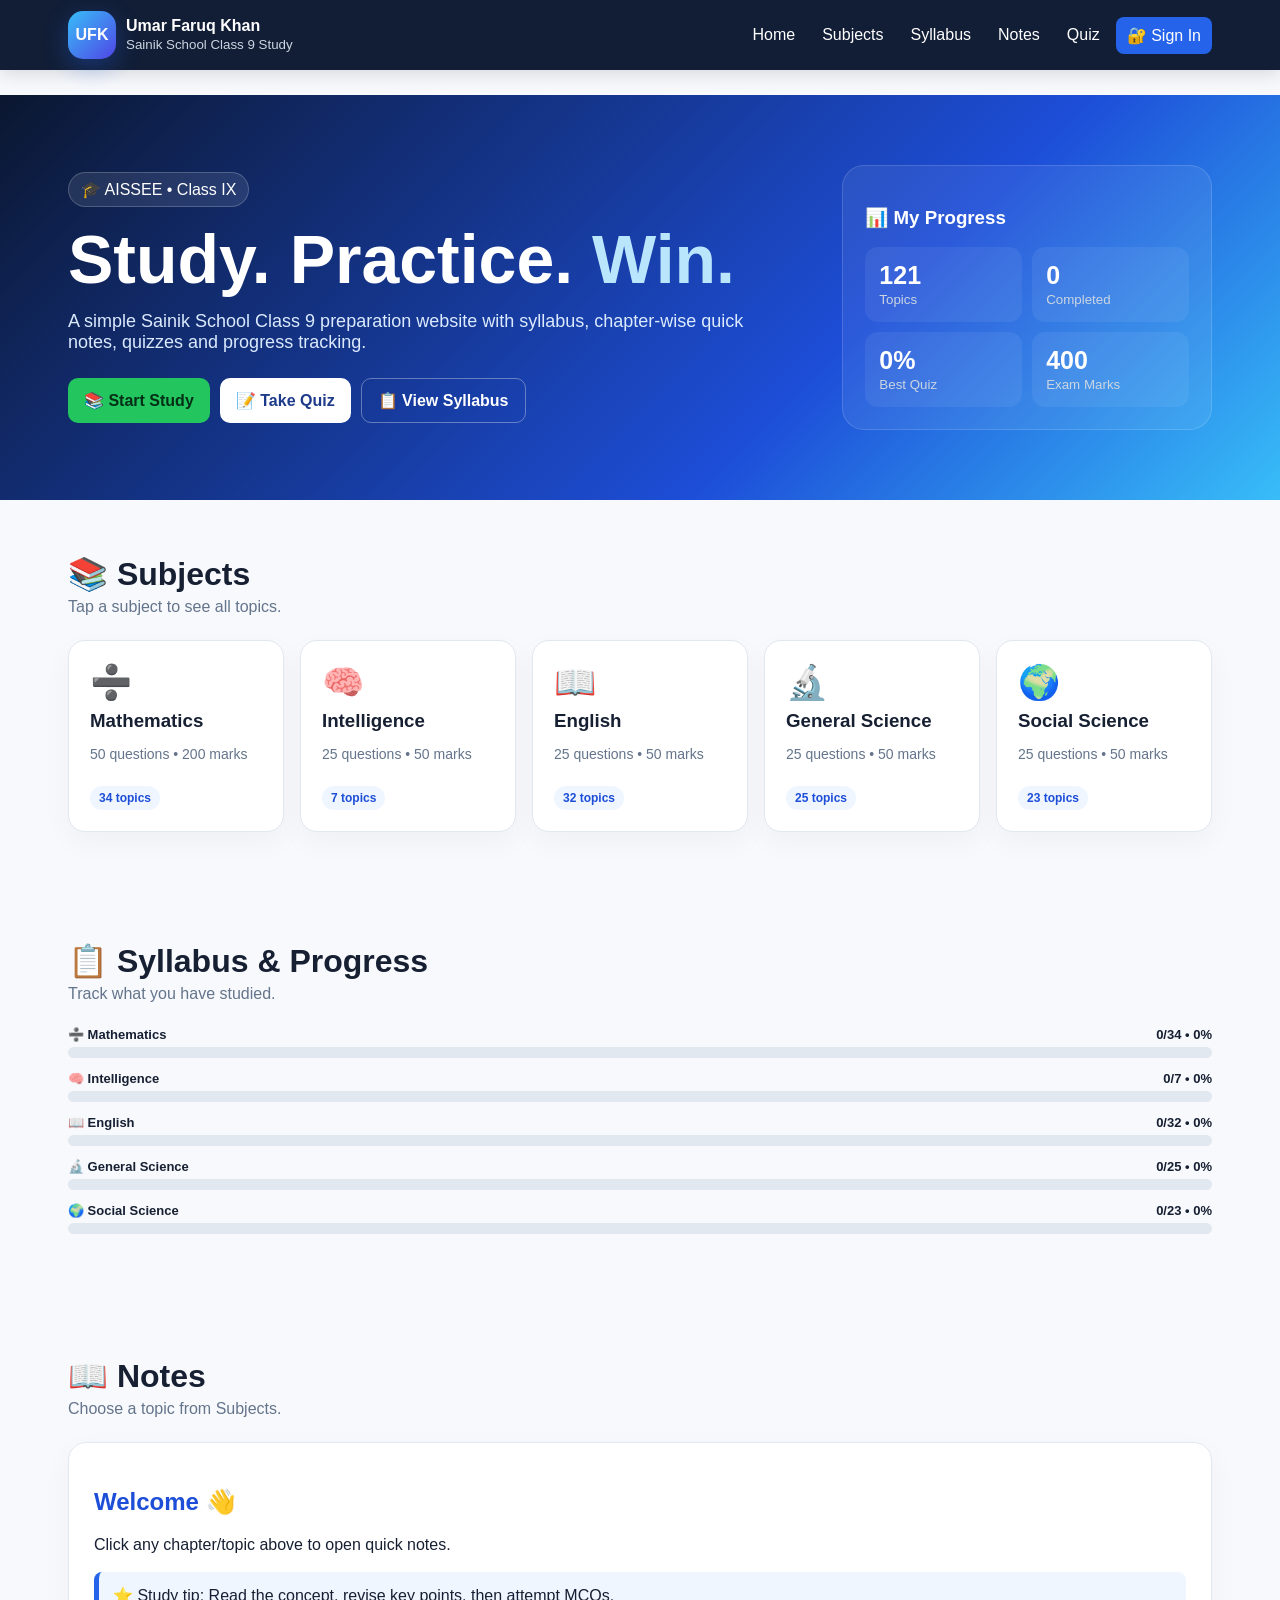
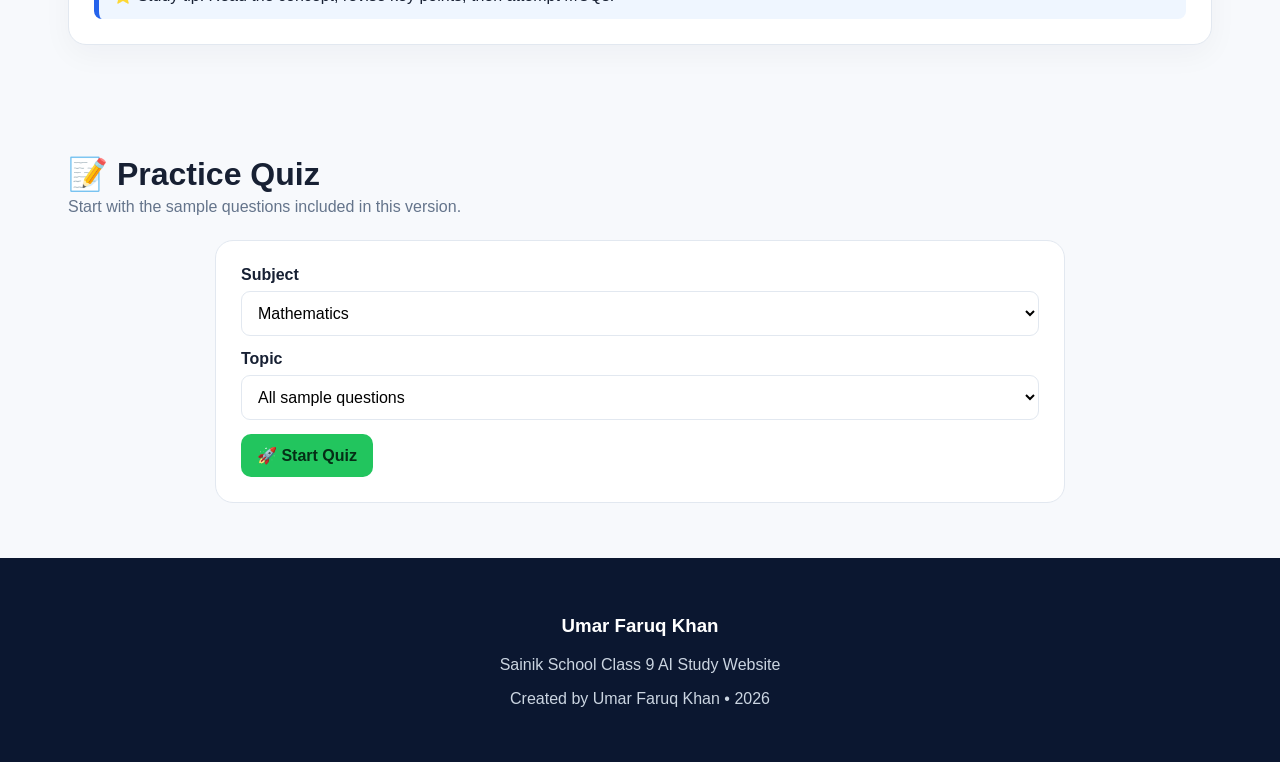
<file: index.html>
<!doctype html>
<html lang="en">
<head>
<meta charset="utf-8">
<meta name="viewport" content="width=device-width,initial-scale=1">
<title>UFK Sainik School Class 9 Study</title>
<meta name="description" content="Sainik School Class 9 study website by Umar Faruq Khan">
<style>
:root{--blue:#2563eb;--navy:#0b1730;--sky:#eff6ff;--bg:#f7f9fc;--card:#fff;--text:#172033;--muted:#64748b;--line:#e2e8f0;--green:#16a34a;--red:#dc2626}
*{box-sizing:border-box}html{scroll-behavior:smooth}body{margin:0;font-family:Segoe UI,Arial,sans-serif;background:var(--bg);color:var(--text)}
button,select{font:inherit}.wrap{max-width:1180px;margin:auto;padding:0 18px}
header{position:sticky;top:0;z-index:10;background:rgba(11,23,48,.97);color:#fff;box-shadow:0 4px 18px #0002}
.nav{min-height:70px;display:flex;align-items:center;justify-content:space-between;gap:15px}.brand{display:flex;align-items:center;gap:10px}.logo{width:48px;height:48px;border-radius:15px;background:linear-gradient(135deg,#38bdf8,#4f46e5);display:grid;place-items:center;font-weight:900;box-shadow:0 8px 25px #2563eb55}.brand b{display:block}.brand small{color:#cbd5e1}.links{display:flex;gap:5px;flex-wrap:wrap}.links button{border:0;background:transparent;color:#fff;padding:9px 11px;border-radius:8px;cursor:pointer}.links button:hover{background:#ffffff18}
.hero{background:linear-gradient(135deg,#0b1730,#1d4ed8 65%,#38bdf8);color:#fff;padding:70px 0}.hero-grid{display:grid;grid-template-columns:1.4fr .7fr;gap:35px;align-items:center}.tag{display:inline-block;background:#ffffff18;border:1px solid #ffffff33;padding:7px 12px;border-radius:999px}.hero h1{font-size:clamp(38px,6vw,68px);line-height:1;margin:18px 0}.hero h1 span{color:#bae6fd}.hero p{font-size:18px;color:#dbeafe;max-width:700px}.actions{display:flex;gap:10px;flex-wrap:wrap;margin-top:25px}.btn{border:0;border-radius:10px;padding:12px 16px;font-weight:800;cursor:pointer}.primary{background:#22c55e;color:#052e16}.light{background:#fff;color:#1e3a8a}.outline{background:transparent;border:1px solid #ffffff55;color:#fff}.dash{background:#ffffff12;border:1px solid #ffffff25;border-radius:22px;padding:22px}.stats{display:grid;grid-template-columns:1fr 1fr;gap:10px;margin-top:15px}.stat{background:#ffffff10;border-radius:13px;padding:14px}.stat strong{font-size:25px;display:block}.stat small{color:#cbd5e1}
section{padding:55px 0}.head{margin-bottom:24px}.head h2{font-size:32px;margin:0 0 5px}.head p{color:var(--muted);margin:0}
.cards{display:grid;grid-template-columns:repeat(auto-fit,minmax(210px,1fr));gap:16px}.card{background:var(--card);border:1px solid var(--line);border-radius:17px;padding:21px;box-shadow:0 10px 30px #0f172a0a;cursor:pointer;transition:.18s}.card:hover{transform:translateY(-4px);border-color:#93c5fd}.icon{font-size:34px}.card h3{margin:8px 0 3px}.card p{color:var(--muted);font-size:14px}.pill{display:inline-block;background:var(--sky);color:#1d4ed8;padding:5px 9px;border-radius:999px;font-size:12px;font-weight:800;margin-top:10px}
.panel{display:none;margin-top:18px;background:#fff;border:1px solid var(--line);border-radius:18px;padding:22px}.panel.show{display:block}.topics{display:grid;grid-template-columns:repeat(auto-fit,minmax(250px,1fr));gap:10px}.topic{border:1px solid var(--line);background:#f8fafc;border-radius:12px;padding:13px;cursor:pointer;display:flex;justify-content:space-between;gap:10px}.topic:hover{background:#eff6ff}.topic.done{background:#f0fdf4;border-color:#86efac}
.progress{height:11px;background:#e2e8f0;border-radius:99px;overflow:hidden}.bar{height:100%;background:linear-gradient(90deg,#2563eb,#7c3aed);width:0}.prow{margin:13px 0}.prow-top{display:flex;justify-content:space-between;font-size:13px;font-weight:800;margin-bottom:5px}
.notes{background:#fff;border:1px solid var(--line);border-radius:18px;padding:25px;box-shadow:0 10px 30px #0f172a0a}.notes h2{color:#1d4ed8}.notes li{margin:7px 0}.tip{background:#eff6ff;border-left:5px solid #2563eb;padding:14px;border-radius:8px;margin-top:18px}
.quiz{max-width:850px;margin:auto;background:#fff;border:1px solid var(--line);border-radius:18px;padding:25px}.select{width:100%;padding:12px;border:1px solid var(--line);border-radius:9px;margin:7px 0 14px;background:#fff}.q{font-size:21px;font-weight:800;margin:17px 0}.ans{display:block;width:100%;text-align:left;padding:13px;border:2px solid var(--line);background:#f8fafc;border-radius:10px;margin:8px 0;cursor:pointer}.ans.correct{border-color:#22c55e;background:#dcfce7}.ans.wrong{border-color:#ef4444;background:#fee2e2}.msg{font-weight:800;margin:14px 0}.hide{display:none}
footer{background:#0b1730;color:#cbd5e1;text-align:center;padding:38px}footer h3{color:#fff}

.auth-btn{background:#2563eb!important}
.user-chip{display:none;align-items:center;gap:8px;background:#ffffff12;border:1px solid #ffffff25;padding:7px 10px;border-radius:999px;font-size:13px}
.user-chip.show{display:flex}.avatar{width:28px;height:28px;border-radius:50%;display:grid;place-items:center;background:#38bdf8;color:#082f49;font-weight:900}
.auth-overlay{position:fixed;inset:0;background:#020617aa;display:none;align-items:center;justify-content:center;padding:18px;z-index:100}
.auth-overlay.open{display:flex}.auth-card{background:#fff;width:min(430px,100%);border-radius:20px;padding:28px;box-shadow:0 25px 80px #0005;position:relative}
.auth-card h2{margin:0 0 6px}.auth-card p{color:#64748b}.auth-input{width:100%;padding:12px;border:1px solid #cbd5e1;border-radius:10px;margin:7px 0 12px;outline:none}.auth-input:focus{border-color:#2563eb;box-shadow:0 0 0 3px #2563eb18}
.auth-tabs{display:flex;gap:6px;background:#f1f5f9;padding:5px;border-radius:10px;margin:18px 0}.auth-tab{flex:1;border:0;padding:9px;border-radius:8px;background:transparent;cursor:pointer;font-weight:800}.auth-tab.active{background:#fff;box-shadow:0 2px 8px #0f172a12;color:#1d4ed8}
.auth-error{color:#dc2626;font-size:13px;min-height:20px;margin:2px 0 7px}.close-auth{position:absolute;right:14px;top:12px;border:0;background:#f1f5f9;border-radius:8px;width:36px;height:36px;cursor:pointer;font-size:20px}
.profile-box{display:none;background:#fff;border:1px solid #e2e8f0;border-radius:18px;padding:20px;margin-bottom:20px;box-shadow:0 10px 30px #0f172a0a}.profile-box.show{display:block}.profile-box strong{font-size:20px}

@media(max-width:760px){.nav{align-items:flex-start;flex-direction:column;padding:10px 0}.links{overflow:auto;width:100%}.hero-grid{grid-template-columns:1fr}.hero{padding:50px 0}}
</style>
</head>
<body>
<header><div class="wrap nav">
  <div class="brand"><div class="logo">UFK</div><div><b>Umar Faruq Khan</b><small>Sainik School Class 9 Study</small></div></div>
  <div class="links">
    <button onclick="go('home')">Home</button><button onclick="go('subjects')">Subjects</button><button onclick="go('syllabus')">Syllabus</button><button onclick="go('notes')">Notes</button><button onclick="go('quiz')">Quiz</button>
    <span class="user-chip" id="userChip"><span class="avatar" id="avatar">U</span><span id="userNameTop">Student</span></span>
    <button class="auth-btn" id="authBtn" onclick="openAuth()">🔐 Sign In</button>
  </div>
</div></header>

<main id="home">
<section id="profile" class="wrap" style="padding-top:25px;padding-bottom:0">
  <div class="profile-box" id="profileBox">
    <strong>👋 Welcome, <span id="profileName">Student</span>!</strong>
    <p id="profileEmail" style="margin:4px 0 10px;color:#64748b"></p>
    <button class="btn primary" onclick="logout()">🚪 Logout</button>
  </div>
</section>
<section class="hero"><div class="wrap hero-grid">
  <div><span class="tag">🎓 AISSEE • Class IX</span><h1>Study. Practice. <span>Win.</span></h1>
  <p>A simple Sainik School Class 9 preparation website with syllabus, chapter-wise quick notes, quizzes and progress tracking.</p>
  <div class="actions"><button class="btn primary" onclick="go('subjects')">📚 Start Study</button><button class="btn light" onclick="go('quiz')">📝 Take Quiz</button><button class="btn outline" onclick="go('syllabus')">📋 View Syllabus</button></div></div>
  <div class="dash"><h3>📊 My Progress</h3><div class="stats"><div class="stat"><strong id="total">0</strong><small>Topics</small></div><div class="stat"><strong id="done">0</strong><small>Completed</small></div><div class="stat"><strong id="best">0%</strong><small>Best Quiz</small></div><div class="stat"><strong>400</strong><small>Exam Marks</small></div></div></div>
</div></section>

<section id="subjects"><div class="wrap"><div class="head"><h2>📚 Subjects</h2><p>Tap a subject to see all topics.</p></div><div class="cards" id="subjectCards"></div><div class="panel" id="topicPanel"><div class="head"><h2 id="subjectTitle"></h2><p id="subjectInfo"></p></div><div class="topics" id="topicList"></div></div></div></section>

<section id="syllabus"><div class="wrap"><div class="head"><h2>📋 Syllabus & Progress</h2><p>Track what you have studied.</p></div><div id="progressList"></div></div></section>

<section id="notes"><div class="wrap"><div class="head"><h2>📖 Notes</h2><p>Choose a topic from Subjects.</p></div><div class="notes" id="notesBox"><h2>Welcome 👋</h2><p>Click any chapter/topic above to open quick notes.</p><div class="tip">⭐ Study tip: Read the concept, revise key points, then attempt MCQs.</div></div></div></section>

<section id="quiz"><div class="wrap"><div class="head"><h2>📝 Practice Quiz</h2><p>Start with the sample questions included in this version.</p></div><div class="quiz">
<div id="setup"><label><b>Subject</b></label><select class="select" id="qs" onchange="fillTopics()"></select><label><b>Topic</b></label><select class="select" id="qt"></select><button class="btn primary" onclick="start()">🚀 Start Quiz</button></div>
<div id="quizbox" class="hide"><small id="counter"></small><div class="q" id="question"></div><div id="answers"></div><div class="msg" id="message"></div><button class="btn primary hide" id="next" onclick="next()">Next →</button></div>
<div id="result" class="hide" style="text-align:center"><h2>🎉 Quiz Complete</h2><p id="score"></p><button class="btn primary" onclick="resetQuiz()">Try Again</button></div>
</div></div></section>
</main>


<div class="auth-overlay" id="authOverlay">
  <div class="auth-card">
    <button class="close-auth" onclick="closeAuth()">×</button>
    <h2>🔐 UFK Student Account</h2>
    <p>Sign in to keep your study progress on this browser.</p>
    <div class="auth-tabs">
      <button class="auth-tab active" id="loginTab" onclick="switchAuth('login')">Sign In</button>
      <button class="auth-tab" id="signupTab" onclick="switchAuth('signup')">Create Account</button>
    </div>
    <div id="authForm">
      <label><b id="nameLabel" class="hide">Full Name</b></label>
      <input class="auth-input hide" id="authName" placeholder="Your name">
      <label><b>Email</b></label>
      <input class="auth-input" id="authEmail" type="email" placeholder="student@example.com" autocomplete="email">
      <label><b>Password</b></label>
      <input class="auth-input" id="authPassword" type="password" placeholder="At least 6 characters" autocomplete="current-password">
      <div class="auth-error" id="authError"></div>
      <button class="btn primary" style="width:100%" id="authSubmit" onclick="submitAuth()">Sign In</button>
    </div>
    <p style="font-size:12px;margin-top:15px">Demo/local account: data is stored in this browser's localStorage. It is not a secure online authentication service.</p>
  </div>
</div>

<footer><h3>Umar Faruq Khan</h3><p>Sainik School Class 9 AI Study Website</p><p>Created by Umar Faruq Khan • 2026</p></footer>

<script>
const data={
"Mathematics":["Rational Numbers","Linear Equations in One Variable","Understanding Quadrilaterals","Triangle and its Properties","Angle Sum Property","Pythagoras Theorem","Squares and Square Roots","Cubes and Cube Roots","Comparing Quantities","Percentage","Profit and Loss","Algebraic Expressions","Simple Interest","Compound Interest","Discount","Visualizing Solid Shapes","2D and 3D Shapes","Euler's Formula","Mensuration","Area and Perimeters","Volume and Surface Area","Exponents and Powers","Direct and Inverse Proportion","Factorization","Data Handling","Bar Graph","Line Graph","Playing with Numbers","Divisibility Test","Statistics","Mean, Mode, Median","Probability","Parallel Lines","Time and Work"],
"Intelligence":["Analogies - Mathematical & Verbal","Spatial and Mathematical Patterns","Classification","Visual & Logical Reasoning","Series and Sequences","Critical Thinking & Problem Solving","Familial Relations"],
"English":["Spotting Errors","Comprehension Passage","Antonyms","Synonyms","Prepositions","Articles","Types of Verbs","Tense Forms","Narration","Modals","Confusing Words","Subject-Verb Agreement","Correct Spellings","Order of Words","Idioms and Phrases","Sentence Improvement","Change of Sentence","Sentence Formation","Phrases and Clauses","Kinds of Noun","Adjectives","Interjection","Question Tags","Adverbs","Conjunctions","Conditions","Comparison of Adjectives","Voices","Types of Sentences","Personal Pronoun","Change of Gender","Change of Number"],
"General Science":["Fossil Fuel: Coal and Petroleum","Combustion and Flame","Cell Structure and Function","Reproduction in Plants and Animals","Force, Friction and Pressure","Sound","Reflection and Dispersion of Light","Metals and Non-Metals","Synthetic Fibres and Plastics","Chemical Effects of Electric Current","Stars and Solar System","Pollution of Air and Water","Global Warming","Micro-organisms","Natural Phenomena","Calorific Value of Fuel","Electroplating","Types of Friction","Cropping Seasons","Agricultural Practices","Conservation of Plants and Animals","Biosphere Reserves, National Parks and Sanctuaries","Adolescence","Changes During Puberty","Endocrine Glands and Hormones"],
"Social Science":["Geographical Diversity of India","Resources and their Conservation","Weather and Climate","Landforms and Life","Locating Places on Earth","Oceans and Continents","Types of Government","Constitution of India","Universal Franchise and Electoral System","Parliament System","Grassroot Democracy","From Barter to Money","Understanding Market","Economic Activity Around Us","Beginning of Indian Civilization","India's Cultural Roots","New Beginnings: Cities and States","Rise of Empire","Age of Reorganization","Gupta Era","Reshaping India's Political Map","Rise of Marathas","Colonial Era in India"]
};
const icon={Mathematics:"➗",Intelligence:"🧠",English:"📖","General Science":"🔬","Social Science":"🌍"};
const info={Mathematics:"50 questions • 200 marks",Intelligence:"25 questions • 50 marks",English:"25 questions • 50 marks","General Science":"25 questions • 50 marks","Social Science":"25 questions • 50 marks"};
const note={
"Rational Numbers":["A rational number is p/q where p and q are integers and q ≠ 0.","Revise comparison, addition, subtraction, multiplication and division.","Practise sign rules and standard form."],
"Linear Equations in One Variable":["Keep variable terms on one side and constants on the other.","Example: 2x + 4 = 10 ⇒ x = 3.","Always check the answer in the original equation."],
"Pythagoras Theorem":["For a right triangle, c² = a² + b².","The hypotenuse is opposite the right angle.","Use consistent units before calculating."],
"Percentage":["x% = x/100.","Percentage change = change/original × 100.","Practise percentage, profit-loss and discount questions."],
"Profit and Loss":["Profit = SP − CP; Loss = CP − SP.","Profit% = Profit/CP × 100.","Loss% = Loss/CP × 100."],
"Cell Structure and Function":["The cell is the basic structural and functional unit of life.","Know nucleus, cytoplasm, cell membrane, mitochondria and vacuoles.","Compare plant and animal cells."],
"Force, Friction and Pressure":["Force is a push or pull.","Friction opposes relative motion between surfaces.","Pressure is force per unit area."],
"Sound":["Sound is produced by vibration and normally needs a medium.","Frequency affects pitch and amplitude affects loudness.","Sound cannot travel through a vacuum."],
"Synonyms":["Synonyms have similar meanings.","Learn words in context and remember common pairs.","Example: happy — joyful."],
"Antonyms":["Antonyms have opposite meanings.","Check the part of speech before choosing an opposite word."],
"Prepositions":["Prepositions show relationships of place, time or direction.","Examples: in, on, at, by, from, to, under, between."],
"Articles":["A/an are indefinite articles; the is definite.","Use a before a consonant sound and an before a vowel sound."],
"Series and Sequences":["Look for differences, multiplication, division or alternating patterns.","Write changes between terms to identify the rule."],
"Classification":["Find the item that does not share the common property.","Check number, shape, meaning, category or function."],
"Familial Relations":["Draw a small family tree for difficult blood-relation questions.","Translate each relation step-by-step."],
"Weather and Climate":["Weather is short-term atmospheric condition; climate describes long-term patterns.","Revise temperature, rainfall, pressure and winds."],
"Constitution of India":["The Constitution provides the framework for government and citizens' rights and duties.","Revise its key principles and institutions."],
"From Barter to Money":["Barter is direct exchange of goods/services.","A major difficulty is double coincidence of wants.","Money makes exchange and pricing easier."]
};
function progress(){return JSON.parse(localStorage.ufk||"{}")}
function save(p){localStorage.ufk=JSON.stringify(p)}
function esc(s){return s.replace(/'/g,"\\'")}
function render(){
 let c=document.getElementById("subjectCards");c.innerHTML="";
 Object.keys(data).forEach(s=>c.innerHTML+=`<div class="card" onclick="selectSubject('${s}')"><div class="icon">${icon[s]}</div><h3>${s}</h3><p>${info[s]}</p><span class="pill">${data[s].length} topics</span></div>`);
 let p=progress(),total=Object.values(data).flat().length,done=Object.values(data).flat().filter(x=>p[x]).length;
 document.getElementById("total").textContent=total;document.getElementById("done").textContent=done;document.getElementById("best").textContent=(localStorage.best||0)+"%";
 document.getElementById("progressList").innerHTML=Object.keys(data).map(s=>{let d=data[s].filter(x=>p[x]).length,pc=Math.round(d/data[s].length*100);return `<div class="prow"><div class="prow-top"><span>${icon[s]} ${s}</span><span>${d}/${data[s].length} • ${pc}%</span></div><div class="progress"><div class="bar" style="width:${pc}%"></div></div></div>`}).join("");
}
function selectSubject(s){
 let p=progress();document.getElementById("subjectTitle").textContent=icon[s]+" "+s;document.getElementById("subjectInfo").textContent=info[s];
 document.getElementById("topicList").innerHTML=data[s].map((t,i)=>`<div class="topic ${p[t]?"done":""}" onclick="openNote('${s}','${esc(t)}')"><span><b>${i+1}. ${t}</b><br><small>Open Notes</small></span><span>${p[t]?"✅":"📘"}</span></div>`).join("");
 document.getElementById("topicPanel").classList.add("show");document.getElementById("topicPanel").scrollIntoView({behavior:"smooth"});
}
function openNote(s,t){
 let p=progress(),items=note[t]||[`This is an important ${s} topic for Class 9 Sainik School preparation.`,`Make a one-page revision sheet containing definitions, formulas/facts, examples and common question types.`,`After learning the concept, practise MCQs and revise mistakes.`];
 document.getElementById("notesBox").innerHTML=`<h2>${icon[s]} ${t}</h2><p><b>Subject:</b> ${s}</p><h3>Quick Notes</h3><ul>${items.map(x=>"<li>"+x+"</li>").join("")}</ul><div class="tip">⭐ Exam Tip: Understand first, memorise key facts/formulas, then practise questions.</div><button class="btn primary" style="margin-top:16px" onclick="toggleDone('${esc(t)}')">${p[t]?"↩ Mark as not completed":"✅ Mark as completed"}</button>`;
 go("notes");
}
function toggleDone(t){let p=progress();p[t]=!p[t];save(p);render();openNote(Object.keys(data).find(s=>data[s].includes(t)),t)}
function go(id){document.getElementById(id).scrollIntoView({behavior:"smooth"})}

const qs=[
["Mathematics","Rational Numbers","Which is a rational number?",["√2","3/4","π","√5"],1],
["Mathematics","Linear Equations in One Variable","If 2x + 4 = 10, x is:",["2","3","4","5"],1],
["Mathematics","Percentage","25% equals:",["1/2","1/3","1/4","3/4"],2],
["Mathematics","Pythagoras Theorem","Pythagoras theorem applies to a:",["Right-angled triangle","Circle","Any polygon","Line"],0],
["Intelligence","Series and Sequences","2, 4, 6, 8, ?",["9","10","11","12"],1],
["Intelligence","Classification","Which is different?",["Apple","Mango","Banana","Carrot"],3],
["Intelligence","Familial Relations","Your father's son other than you is your:",["Brother","Uncle","Cousin","Grandfather"],0],
["English","Synonyms","A synonym of 'happy' is:",["Sad","Joyful","Angry","Weak"],1],
["English","Antonyms","An antonym of 'ancient' is:",["Old","Modern","Historic","Early"],1],
["English","Articles","Choose the correct phrase:",["a apple","an apple","an boy","a orange"],1],
["General Science","Force, Friction and Pressure","Pressure is:",["Force per unit area","Area per unit force","Distance/time","Mass×volume"],0],
["General Science","Cell Structure and Function","The basic unit of life is:",["Tissue","Organ","Cell","Organ system"],2],
["General Science","Sound","Sound normally needs:",["A medium","Only light","A vacuum","No particles"],0],
["Social Science","Weather and Climate","Weather describes:",["Short-term atmospheric conditions","100-year patterns only","Only rainfall","Only temperature"],0],
["Social Science","Constitution of India","The Constitution provides a framework for:",["Only sports","Government and citizens' rights/duties","Only trade","Only geography"],1],
["Social Science","From Barter to Money","A major difficulty of barter is:",["Too much money","Double coincidence of wants","No goods","No buyers"],1]
];
let list=[],qi=0,score=0,answered=false;
function fillSubjects(){qsEl.innerHTML=Object.keys(data).map(s=>`<option>${s}</option>`).join("");fillTopics()}
let qsEl=document.getElementById("qs"),qtEl=document.getElementById("qt");
function fillTopics(){let s=qsEl.value;qtEl.innerHTML="<option value=''>All sample questions</option>"+qs.filter(x=>x[0]===s).map(x=>`<option>${x[1]}</option>`).filter((v,i,a)=>a.indexOf(v)===i).join("")}
function start(){let s=qsEl.value,t=qtEl.value;list=qs.filter(x=>x[0]===s&&(!t||x[1]===t));if(!list.length){alert("No sample questions for this topic yet. Choose All sample questions.");return}qi=0;score=0;document.getElementById("setup").classList.add("hide");document.getElementById("result").classList.add("hide");document.getElementById("quizbox").classList.remove("hide");show()}
function show(){answered=false;let x=list[qi];document.getElementById("counter").textContent=`Question ${qi+1} of ${list.length} • ${x[1]}`;document.getElementById("question").textContent=x[2];document.getElementById("message").textContent="";document.getElementById("next").classList.add("hide");document.getElementById("answers").innerHTML=x[3].map((a,i)=>`<button class="ans" onclick="answer(${i},this)">${String.fromCharCode(65+i)}. ${a}</button>`).join("")}
function answer(i,b){if(answered)return;answered=true;let x=list[qi];document.querySelectorAll(".ans").forEach((z,n)=>{if(n===x[4])z.classList.add("correct")});if(i===x[4]){score++;document.getElementById("message").textContent="✅ Correct!"}else{b.classList.add("wrong");document.getElementById("message").textContent="❌ Correct answer: "+x[3][x[4]]}document.getElementById("next").classList.remove("hide")}
function next(){qi++;qi<list.length?show():finish()}
function finish(){let pc=Math.round(score/list.length*100);document.getElementById("quizbox").classList.add("hide");document.getElementById("result").classList.remove("hide");document.getElementById("score").textContent=`You scored ${score}/${list.length} (${pc}%).`;let b=Number(localStorage.best||0);if(pc>b)localStorage.best=pc;render()}
function resetQuiz(){document.getElementById("result").classList.add("hide");document.getElementById("setup").classList.remove("hide")}

/* Local Sign In / Sign Up demo.
   For real multi-device secure accounts, replace this with Firebase Authentication. */
let authMode="login";
function users(){return JSON.parse(localStorage.getItem("ufkUsers")||"{}")}
function currentUser(){return localStorage.getItem("ufkCurrentUser")}
function openAuth(){document.getElementById("authOverlay").classList.add("open");switchAuth(currentUser()?"login":"login")}
function closeAuth(){document.getElementById("authOverlay").classList.remove("open")}
function switchAuth(mode){
  authMode=mode;
  document.getElementById("loginTab").classList.toggle("active",mode==="login");
  document.getElementById("signupTab").classList.toggle("active",mode==="signup");
  document.getElementById("authName").classList.toggle("hide",mode!=="signup");
  document.getElementById("nameLabel").classList.toggle("hide",mode!=="signup");
  document.getElementById("authSubmit").textContent=mode==="signup"?"Create Account":"Sign In";
  document.getElementById("authError").textContent="";
}
function submitAuth(){
  const email=document.getElementById("authEmail").value.trim().toLowerCase();
  const pass=document.getElementById("authPassword").value;
  const name=document.getElementById("authName").value.trim();
  const err=document.getElementById("authError");
  if(!email||!email.includes("@")){err.textContent="Please enter a valid email.";return}
  if(pass.length<6){err.textContent="Password must be at least 6 characters.";return}
  let u=users();
  if(authMode==="signup"){
    if(!name){err.textContent="Please enter your name.";return}
    if(u[email]){err.textContent="Account already exists. Please Sign In.";return}
    u[email]={name:name,password:pass};
    localStorage.setItem("ufkUsers",JSON.stringify(u));
    localStorage.setItem("ufkCurrentUser",email);
  }else{
    if(!u[email]||u[email].password!==pass){err.textContent="Email or password is incorrect.";return}
    localStorage.setItem("ufkCurrentUser",email);
  }
  closeAuth();updateAuthUI();
}
function logout(){localStorage.removeItem("ufkCurrentUser");updateAuthUI()}
function updateAuthUI(){
  const email=currentUser(),u=email?users()[email]:null;
  const chip=document.getElementById("userChip"),btn=document.getElementById("authBtn"),box=document.getElementById("profileBox");
  if(u){
    document.getElementById("userNameTop").textContent=u.name;
    document.getElementById("avatar").textContent=(u.name[0]||"U").toUpperCase();
    document.getElementById("profileName").textContent=u.name;
    document.getElementById("profileEmail").textContent=email;
    chip.classList.add("show");btn.textContent="Account";box.classList.add("show");
  }else{
    chip.classList.remove("show");btn.textContent="🔐 Sign In";box.classList.remove("show");
  }
}
document.getElementById("authOverlay").addEventListener("click",e=>{if(e.target.id==="authOverlay")closeAuth()});
updateAuthUI();

render();fillSubjects();
</script>
</body>
</html>
</file>
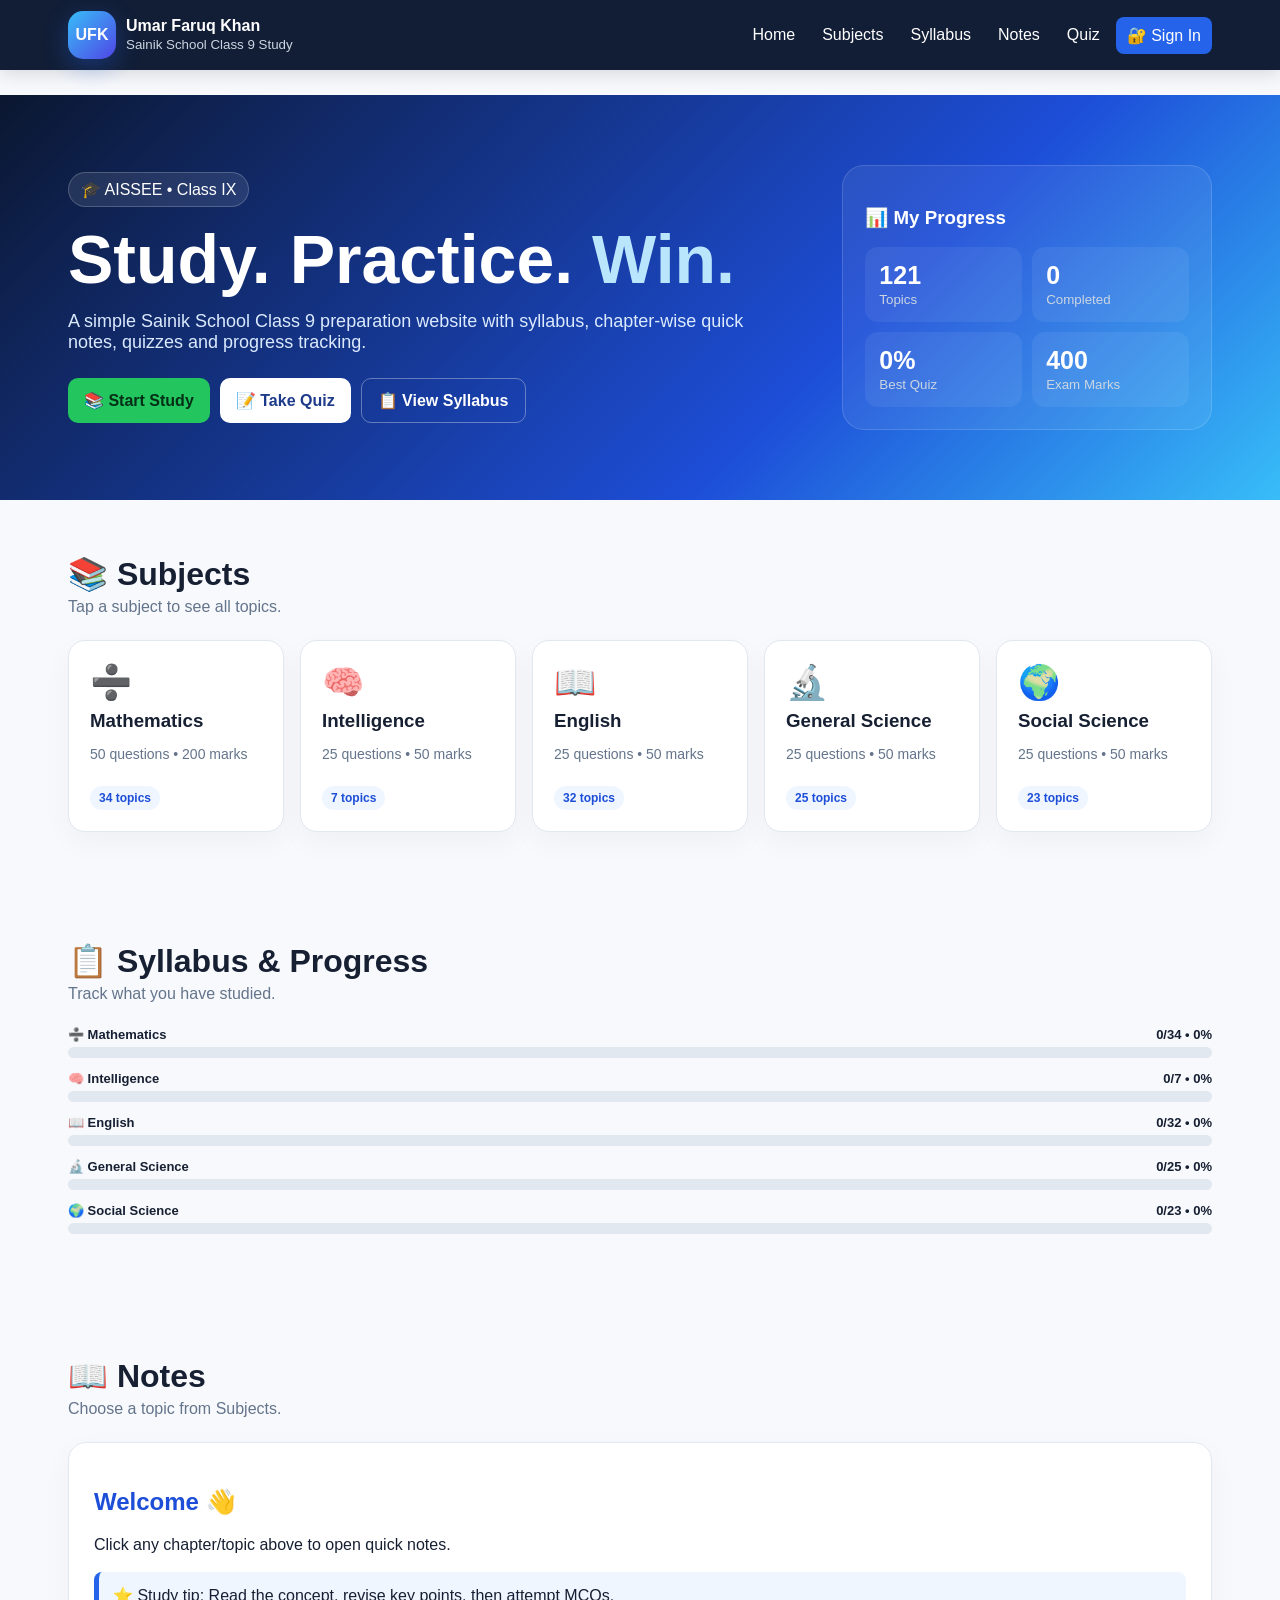
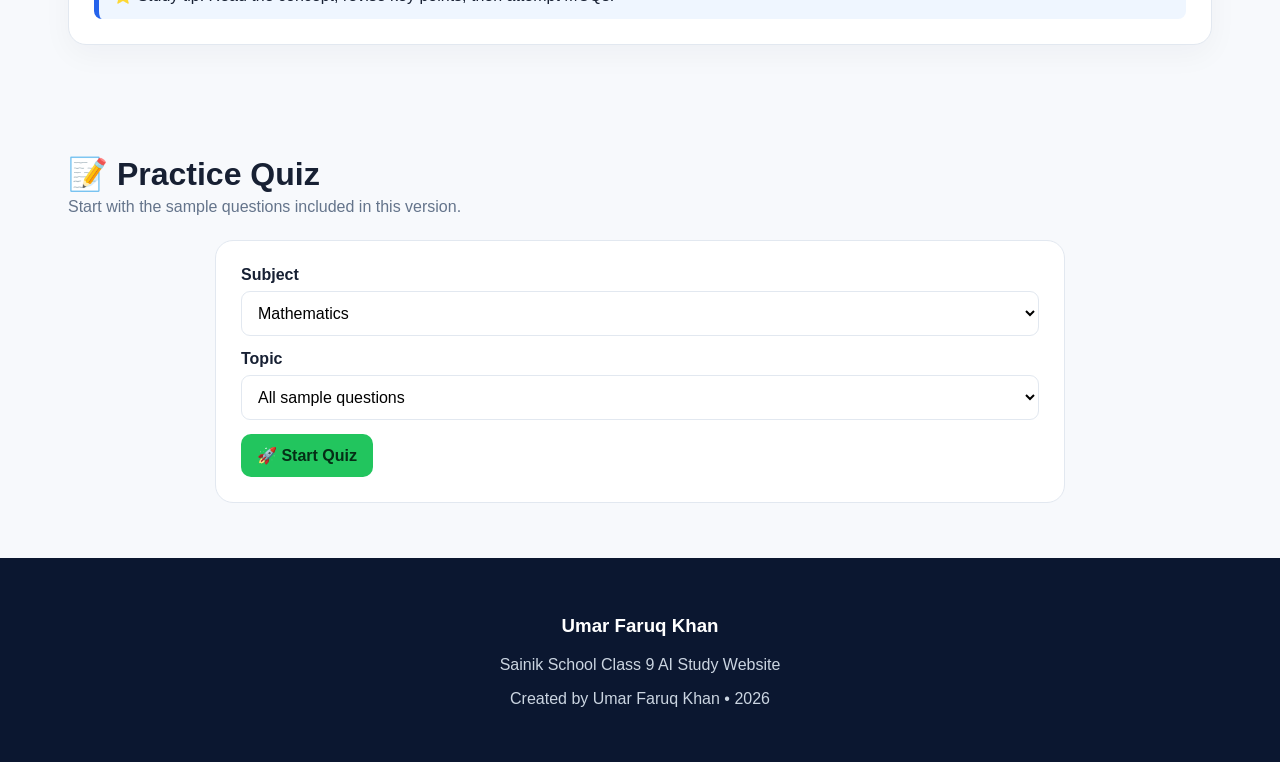
<file: ufk-sainik-school-website.html>
<!doctype html>
<html lang="en">
<head>
<meta charset="utf-8">
<meta name="viewport" content="width=device-width,initial-scale=1">
<title>UFK Sainik School Class 9 Study</title>
<meta name="description" content="Sainik School Class 9 study website by Umar Faruq Khan">
<style>
:root{--blue:#2563eb;--navy:#0b1730;--sky:#eff6ff;--bg:#f7f9fc;--card:#fff;--text:#172033;--muted:#64748b;--line:#e2e8f0;--green:#16a34a;--red:#dc2626}
*{box-sizing:border-box}html{scroll-behavior:smooth}body{margin:0;font-family:Segoe UI,Arial,sans-serif;background:var(--bg);color:var(--text)}
button,select{font:inherit}.wrap{max-width:1180px;margin:auto;padding:0 18px}
header{position:sticky;top:0;z-index:10;background:rgba(11,23,48,.97);color:#fff;box-shadow:0 4px 18px #0002}
.nav{min-height:70px;display:flex;align-items:center;justify-content:space-between;gap:15px}.brand{display:flex;align-items:center;gap:10px}.logo{width:48px;height:48px;border-radius:15px;background:linear-gradient(135deg,#38bdf8,#4f46e5);display:grid;place-items:center;font-weight:900;box-shadow:0 8px 25px #2563eb55}.brand b{display:block}.brand small{color:#cbd5e1}.links{display:flex;gap:5px;flex-wrap:wrap}.links button{border:0;background:transparent;color:#fff;padding:9px 11px;border-radius:8px;cursor:pointer}.links button:hover{background:#ffffff18}
.hero{background:linear-gradient(135deg,#0b1730,#1d4ed8 65%,#38bdf8);color:#fff;padding:70px 0}.hero-grid{display:grid;grid-template-columns:1.4fr .7fr;gap:35px;align-items:center}.tag{display:inline-block;background:#ffffff18;border:1px solid #ffffff33;padding:7px 12px;border-radius:999px}.hero h1{font-size:clamp(38px,6vw,68px);line-height:1;margin:18px 0}.hero h1 span{color:#bae6fd}.hero p{font-size:18px;color:#dbeafe;max-width:700px}.actions{display:flex;gap:10px;flex-wrap:wrap;margin-top:25px}.btn{border:0;border-radius:10px;padding:12px 16px;font-weight:800;cursor:pointer}.primary{background:#22c55e;color:#052e16}.light{background:#fff;color:#1e3a8a}.outline{background:transparent;border:1px solid #ffffff55;color:#fff}.dash{background:#ffffff12;border:1px solid #ffffff25;border-radius:22px;padding:22px}.stats{display:grid;grid-template-columns:1fr 1fr;gap:10px;margin-top:15px}.stat{background:#ffffff10;border-radius:13px;padding:14px}.stat strong{font-size:25px;display:block}.stat small{color:#cbd5e1}
section{padding:55px 0}.head{margin-bottom:24px}.head h2{font-size:32px;margin:0 0 5px}.head p{color:var(--muted);margin:0}
.cards{display:grid;grid-template-columns:repeat(auto-fit,minmax(210px,1fr));gap:16px}.card{background:var(--card);border:1px solid var(--line);border-radius:17px;padding:21px;box-shadow:0 10px 30px #0f172a0a;cursor:pointer;transition:.18s}.card:hover{transform:translateY(-4px);border-color:#93c5fd}.icon{font-size:34px}.card h3{margin:8px 0 3px}.card p{color:var(--muted);font-size:14px}.pill{display:inline-block;background:var(--sky);color:#1d4ed8;padding:5px 9px;border-radius:999px;font-size:12px;font-weight:800;margin-top:10px}
.panel{display:none;margin-top:18px;background:#fff;border:1px solid var(--line);border-radius:18px;padding:22px}.panel.show{display:block}.topics{display:grid;grid-template-columns:repeat(auto-fit,minmax(250px,1fr));gap:10px}.topic{border:1px solid var(--line);background:#f8fafc;border-radius:12px;padding:13px;cursor:pointer;display:flex;justify-content:space-between;gap:10px}.topic:hover{background:#eff6ff}.topic.done{background:#f0fdf4;border-color:#86efac}
.progress{height:11px;background:#e2e8f0;border-radius:99px;overflow:hidden}.bar{height:100%;background:linear-gradient(90deg,#2563eb,#7c3aed);width:0}.prow{margin:13px 0}.prow-top{display:flex;justify-content:space-between;font-size:13px;font-weight:800;margin-bottom:5px}
.notes{background:#fff;border:1px solid var(--line);border-radius:18px;padding:25px;box-shadow:0 10px 30px #0f172a0a}.notes h2{color:#1d4ed8}.notes li{margin:7px 0}.tip{background:#eff6ff;border-left:5px solid #2563eb;padding:14px;border-radius:8px;margin-top:18px}
.quiz{max-width:850px;margin:auto;background:#fff;border:1px solid var(--line);border-radius:18px;padding:25px}.select{width:100%;padding:12px;border:1px solid var(--line);border-radius:9px;margin:7px 0 14px;background:#fff}.q{font-size:21px;font-weight:800;margin:17px 0}.ans{display:block;width:100%;text-align:left;padding:13px;border:2px solid var(--line);background:#f8fafc;border-radius:10px;margin:8px 0;cursor:pointer}.ans.correct{border-color:#22c55e;background:#dcfce7}.ans.wrong{border-color:#ef4444;background:#fee2e2}.msg{font-weight:800;margin:14px 0}.hide{display:none}
footer{background:#0b1730;color:#cbd5e1;text-align:center;padding:38px}footer h3{color:#fff}

.auth-btn{background:#2563eb!important}
.user-chip{display:none;align-items:center;gap:8px;background:#ffffff12;border:1px solid #ffffff25;padding:7px 10px;border-radius:999px;font-size:13px}
.user-chip.show{display:flex}.avatar{width:28px;height:28px;border-radius:50%;display:grid;place-items:center;background:#38bdf8;color:#082f49;font-weight:900}
.auth-overlay{position:fixed;inset:0;background:#020617aa;display:none;align-items:center;justify-content:center;padding:18px;z-index:100}
.auth-overlay.open{display:flex}.auth-card{background:#fff;width:min(430px,100%);border-radius:20px;padding:28px;box-shadow:0 25px 80px #0005;position:relative}
.auth-card h2{margin:0 0 6px}.auth-card p{color:#64748b}.auth-input{width:100%;padding:12px;border:1px solid #cbd5e1;border-radius:10px;margin:7px 0 12px;outline:none}.auth-input:focus{border-color:#2563eb;box-shadow:0 0 0 3px #2563eb18}
.auth-tabs{display:flex;gap:6px;background:#f1f5f9;padding:5px;border-radius:10px;margin:18px 0}.auth-tab{flex:1;border:0;padding:9px;border-radius:8px;background:transparent;cursor:pointer;font-weight:800}.auth-tab.active{background:#fff;box-shadow:0 2px 8px #0f172a12;color:#1d4ed8}
.auth-error{color:#dc2626;font-size:13px;min-height:20px;margin:2px 0 7px}.close-auth{position:absolute;right:14px;top:12px;border:0;background:#f1f5f9;border-radius:8px;width:36px;height:36px;cursor:pointer;font-size:20px}
.profile-box{display:none;background:#fff;border:1px solid #e2e8f0;border-radius:18px;padding:20px;margin-bottom:20px;box-shadow:0 10px 30px #0f172a0a}.profile-box.show{display:block}.profile-box strong{font-size:20px}

@media(max-width:760px){.nav{align-items:flex-start;flex-direction:column;padding:10px 0}.links{overflow:auto;width:100%}.hero-grid{grid-template-columns:1fr}.hero{padding:50px 0}}
</style>
</head>
<body>
<header><div class="wrap nav">
  <div class="brand"><div class="logo">UFK</div><div><b>Umar Faruq Khan</b><small>Sainik School Class 9 Study</small></div></div>
  <div class="links">
    <button onclick="go('home')">Home</button><button onclick="go('subjects')">Subjects</button><button onclick="go('syllabus')">Syllabus</button><button onclick="go('notes')">Notes</button><button onclick="go('quiz')">Quiz</button>
    <span class="user-chip" id="userChip"><span class="avatar" id="avatar">U</span><span id="userNameTop">Student</span></span>
    <button class="auth-btn" id="authBtn" onclick="openAuth()">🔐 Sign In</button>
  </div>
</div></header>

<main id="home">
<section id="profile" class="wrap" style="padding-top:25px;padding-bottom:0">
  <div class="profile-box" id="profileBox">
    <strong>👋 Welcome, <span id="profileName">Student</span>!</strong>
    <p id="profileEmail" style="margin:4px 0 10px;color:#64748b"></p>
    <button class="btn primary" onclick="logout()">🚪 Logout</button>
  </div>
</section>
<section class="hero"><div class="wrap hero-grid">
  <div><span class="tag">🎓 AISSEE • Class IX</span><h1>Study. Practice. <span>Win.</span></h1>
  <p>A simple Sainik School Class 9 preparation website with syllabus, chapter-wise quick notes, quizzes and progress tracking.</p>
  <div class="actions"><button class="btn primary" onclick="go('subjects')">📚 Start Study</button><button class="btn light" onclick="go('quiz')">📝 Take Quiz</button><button class="btn outline" onclick="go('syllabus')">📋 View Syllabus</button></div></div>
  <div class="dash"><h3>📊 My Progress</h3><div class="stats"><div class="stat"><strong id="total">0</strong><small>Topics</small></div><div class="stat"><strong id="done">0</strong><small>Completed</small></div><div class="stat"><strong id="best">0%</strong><small>Best Quiz</small></div><div class="stat"><strong>400</strong><small>Exam Marks</small></div></div></div>
</div></section>

<section id="subjects"><div class="wrap"><div class="head"><h2>📚 Subjects</h2><p>Tap a subject to see all topics.</p></div><div class="cards" id="subjectCards"></div><div class="panel" id="topicPanel"><div class="head"><h2 id="subjectTitle"></h2><p id="subjectInfo"></p></div><div class="topics" id="topicList"></div></div></div></section>

<section id="syllabus"><div class="wrap"><div class="head"><h2>📋 Syllabus & Progress</h2><p>Track what you have studied.</p></div><div id="progressList"></div></div></section>

<section id="notes"><div class="wrap"><div class="head"><h2>📖 Notes</h2><p>Choose a topic from Subjects.</p></div><div class="notes" id="notesBox"><h2>Welcome 👋</h2><p>Click any chapter/topic above to open quick notes.</p><div class="tip">⭐ Study tip: Read the concept, revise key points, then attempt MCQs.</div></div></div></section>

<section id="quiz"><div class="wrap"><div class="head"><h2>📝 Practice Quiz</h2><p>Start with the sample questions included in this version.</p></div><div class="quiz">
<div id="setup"><label><b>Subject</b></label><select class="select" id="qs" onchange="fillTopics()"></select><label><b>Topic</b></label><select class="select" id="qt"></select><button class="btn primary" onclick="start()">🚀 Start Quiz</button></div>
<div id="quizbox" class="hide"><small id="counter"></small><div class="q" id="question"></div><div id="answers"></div><div class="msg" id="message"></div><button class="btn primary hide" id="next" onclick="next()">Next →</button></div>
<div id="result" class="hide" style="text-align:center"><h2>🎉 Quiz Complete</h2><p id="score"></p><button class="btn primary" onclick="resetQuiz()">Try Again</button></div>
</div></div></section>
</main>


<div class="auth-overlay" id="authOverlay">
  <div class="auth-card">
    <button class="close-auth" onclick="closeAuth()">×</button>
    <h2>🔐 UFK Student Account</h2>
    <p>Sign in to keep your study progress on this browser.</p>
    <div class="auth-tabs">
      <button class="auth-tab active" id="loginTab" onclick="switchAuth('login')">Sign In</button>
      <button class="auth-tab" id="signupTab" onclick="switchAuth('signup')">Create Account</button>
    </div>
    <div id="authForm">
      <label><b id="nameLabel" class="hide">Full Name</b></label>
      <input class="auth-input hide" id="authName" placeholder="Your name">
      <label><b>Email</b></label>
      <input class="auth-input" id="authEmail" type="email" placeholder="student@example.com" autocomplete="email">
      <label><b>Password</b></label>
      <input class="auth-input" id="authPassword" type="password" placeholder="At least 6 characters" autocomplete="current-password">
      <div class="auth-error" id="authError"></div>
      <button class="btn primary" style="width:100%" id="authSubmit" onclick="submitAuth()">Sign In</button>
    </div>
    <p style="font-size:12px;margin-top:15px">Demo/local account: data is stored in this browser's localStorage. It is not a secure online authentication service.</p>
  </div>
</div>

<footer><h3>Umar Faruq Khan</h3><p>Sainik School Class 9 AI Study Website</p><p>Created by Umar Faruq Khan • 2026</p></footer>

<script>
const data={
"Mathematics":["Rational Numbers","Linear Equations in One Variable","Understanding Quadrilaterals","Triangle and its Properties","Angle Sum Property","Pythagoras Theorem","Squares and Square Roots","Cubes and Cube Roots","Comparing Quantities","Percentage","Profit and Loss","Algebraic Expressions","Simple Interest","Compound Interest","Discount","Visualizing Solid Shapes","2D and 3D Shapes","Euler's Formula","Mensuration","Area and Perimeters","Volume and Surface Area","Exponents and Powers","Direct and Inverse Proportion","Factorization","Data Handling","Bar Graph","Line Graph","Playing with Numbers","Divisibility Test","Statistics","Mean, Mode, Median","Probability","Parallel Lines","Time and Work"],
"Intelligence":["Analogies - Mathematical & Verbal","Spatial and Mathematical Patterns","Classification","Visual & Logical Reasoning","Series and Sequences","Critical Thinking & Problem Solving","Familial Relations"],
"English":["Spotting Errors","Comprehension Passage","Antonyms","Synonyms","Prepositions","Articles","Types of Verbs","Tense Forms","Narration","Modals","Confusing Words","Subject-Verb Agreement","Correct Spellings","Order of Words","Idioms and Phrases","Sentence Improvement","Change of Sentence","Sentence Formation","Phrases and Clauses","Kinds of Noun","Adjectives","Interjection","Question Tags","Adverbs","Conjunctions","Conditions","Comparison of Adjectives","Voices","Types of Sentences","Personal Pronoun","Change of Gender","Change of Number"],
"General Science":["Fossil Fuel: Coal and Petroleum","Combustion and Flame","Cell Structure and Function","Reproduction in Plants and Animals","Force, Friction and Pressure","Sound","Reflection and Dispersion of Light","Metals and Non-Metals","Synthetic Fibres and Plastics","Chemical Effects of Electric Current","Stars and Solar System","Pollution of Air and Water","Global Warming","Micro-organisms","Natural Phenomena","Calorific Value of Fuel","Electroplating","Types of Friction","Cropping Seasons","Agricultural Practices","Conservation of Plants and Animals","Biosphere Reserves, National Parks and Sanctuaries","Adolescence","Changes During Puberty","Endocrine Glands and Hormones"],
"Social Science":["Geographical Diversity of India","Resources and their Conservation","Weather and Climate","Landforms and Life","Locating Places on Earth","Oceans and Continents","Types of Government","Constitution of India","Universal Franchise and Electoral System","Parliament System","Grassroot Democracy","From Barter to Money","Understanding Market","Economic Activity Around Us","Beginning of Indian Civilization","India's Cultural Roots","New Beginnings: Cities and States","Rise of Empire","Age of Reorganization","Gupta Era","Reshaping India's Political Map","Rise of Marathas","Colonial Era in India"]
};
const icon={Mathematics:"➗",Intelligence:"🧠",English:"📖","General Science":"🔬","Social Science":"🌍"};
const info={Mathematics:"50 questions • 200 marks",Intelligence:"25 questions • 50 marks",English:"25 questions • 50 marks","General Science":"25 questions • 50 marks","Social Science":"25 questions • 50 marks"};
const note={
"Rational Numbers":["A rational number is p/q where p and q are integers and q ≠ 0.","Revise comparison, addition, subtraction, multiplication and division.","Practise sign rules and standard form."],
"Linear Equations in One Variable":["Keep variable terms on one side and constants on the other.","Example: 2x + 4 = 10 ⇒ x = 3.","Always check the answer in the original equation."],
"Pythagoras Theorem":["For a right triangle, c² = a² + b².","The hypotenuse is opposite the right angle.","Use consistent units before calculating."],
"Percentage":["x% = x/100.","Percentage change = change/original × 100.","Practise percentage, profit-loss and discount questions."],
"Profit and Loss":["Profit = SP − CP; Loss = CP − SP.","Profit% = Profit/CP × 100.","Loss% = Loss/CP × 100."],
"Cell Structure and Function":["The cell is the basic structural and functional unit of life.","Know nucleus, cytoplasm, cell membrane, mitochondria and vacuoles.","Compare plant and animal cells."],
"Force, Friction and Pressure":["Force is a push or pull.","Friction opposes relative motion between surfaces.","Pressure is force per unit area."],
"Sound":["Sound is produced by vibration and normally needs a medium.","Frequency affects pitch and amplitude affects loudness.","Sound cannot travel through a vacuum."],
"Synonyms":["Synonyms have similar meanings.","Learn words in context and remember common pairs.","Example: happy — joyful."],
"Antonyms":["Antonyms have opposite meanings.","Check the part of speech before choosing an opposite word."],
"Prepositions":["Prepositions show relationships of place, time or direction.","Examples: in, on, at, by, from, to, under, between."],
"Articles":["A/an are indefinite articles; the is definite.","Use a before a consonant sound and an before a vowel sound."],
"Series and Sequences":["Look for differences, multiplication, division or alternating patterns.","Write changes between terms to identify the rule."],
"Classification":["Find the item that does not share the common property.","Check number, shape, meaning, category or function."],
"Familial Relations":["Draw a small family tree for difficult blood-relation questions.","Translate each relation step-by-step."],
"Weather and Climate":["Weather is short-term atmospheric condition; climate describes long-term patterns.","Revise temperature, rainfall, pressure and winds."],
"Constitution of India":["The Constitution provides the framework for government and citizens' rights and duties.","Revise its key principles and institutions."],
"From Barter to Money":["Barter is direct exchange of goods/services.","A major difficulty is double coincidence of wants.","Money makes exchange and pricing easier."]
};
function progress(){return JSON.parse(localStorage.ufk||"{}")}
function save(p){localStorage.ufk=JSON.stringify(p)}
function esc(s){return s.replace(/'/g,"\\'")}
function render(){
 let c=document.getElementById("subjectCards");c.innerHTML="";
 Object.keys(data).forEach(s=>c.innerHTML+=`<div class="card" onclick="selectSubject('${s}')"><div class="icon">${icon[s]}</div><h3>${s}</h3><p>${info[s]}</p><span class="pill">${data[s].length} topics</span></div>`);
 let p=progress(),total=Object.values(data).flat().length,done=Object.values(data).flat().filter(x=>p[x]).length;
 document.getElementById("total").textContent=total;document.getElementById("done").textContent=done;document.getElementById("best").textContent=(localStorage.best||0)+"%";
 document.getElementById("progressList").innerHTML=Object.keys(data).map(s=>{let d=data[s].filter(x=>p[x]).length,pc=Math.round(d/data[s].length*100);return `<div class="prow"><div class="prow-top"><span>${icon[s]} ${s}</span><span>${d}/${data[s].length} • ${pc}%</span></div><div class="progress"><div class="bar" style="width:${pc}%"></div></div></div>`}).join("");
}
function selectSubject(s){
 let p=progress();document.getElementById("subjectTitle").textContent=icon[s]+" "+s;document.getElementById("subjectInfo").textContent=info[s];
 document.getElementById("topicList").innerHTML=data[s].map((t,i)=>`<div class="topic ${p[t]?"done":""}" onclick="openNote('${s}','${esc(t)}')"><span><b>${i+1}. ${t}</b><br><small>Open Notes</small></span><span>${p[t]?"✅":"📘"}</span></div>`).join("");
 document.getElementById("topicPanel").classList.add("show");document.getElementById("topicPanel").scrollIntoView({behavior:"smooth"});
}
function openNote(s,t){
 let p=progress(),items=note[t]||[`This is an important ${s} topic for Class 9 Sainik School preparation.`,`Make a one-page revision sheet containing definitions, formulas/facts, examples and common question types.`,`After learning the concept, practise MCQs and revise mistakes.`];
 document.getElementById("notesBox").innerHTML=`<h2>${icon[s]} ${t}</h2><p><b>Subject:</b> ${s}</p><h3>Quick Notes</h3><ul>${items.map(x=>"<li>"+x+"</li>").join("")}</ul><div class="tip">⭐ Exam Tip: Understand first, memorise key facts/formulas, then practise questions.</div><button class="btn primary" style="margin-top:16px" onclick="toggleDone('${esc(t)}')">${p[t]?"↩ Mark as not completed":"✅ Mark as completed"}</button>`;
 go("notes");
}
function toggleDone(t){let p=progress();p[t]=!p[t];save(p);render();openNote(Object.keys(data).find(s=>data[s].includes(t)),t)}
function go(id){document.getElementById(id).scrollIntoView({behavior:"smooth"})}

const qs=[
["Mathematics","Rational Numbers","Which is a rational number?",["√2","3/4","π","√5"],1],
["Mathematics","Linear Equations in One Variable","If 2x + 4 = 10, x is:",["2","3","4","5"],1],
["Mathematics","Percentage","25% equals:",["1/2","1/3","1/4","3/4"],2],
["Mathematics","Pythagoras Theorem","Pythagoras theorem applies to a:",["Right-angled triangle","Circle","Any polygon","Line"],0],
["Intelligence","Series and Sequences","2, 4, 6, 8, ?",["9","10","11","12"],1],
["Intelligence","Classification","Which is different?",["Apple","Mango","Banana","Carrot"],3],
["Intelligence","Familial Relations","Your father's son other than you is your:",["Brother","Uncle","Cousin","Grandfather"],0],
["English","Synonyms","A synonym of 'happy' is:",["Sad","Joyful","Angry","Weak"],1],
["English","Antonyms","An antonym of 'ancient' is:",["Old","Modern","Historic","Early"],1],
["English","Articles","Choose the correct phrase:",["a apple","an apple","an boy","a orange"],1],
["General Science","Force, Friction and Pressure","Pressure is:",["Force per unit area","Area per unit force","Distance/time","Mass×volume"],0],
["General Science","Cell Structure and Function","The basic unit of life is:",["Tissue","Organ","Cell","Organ system"],2],
["General Science","Sound","Sound normally needs:",["A medium","Only light","A vacuum","No particles"],0],
["Social Science","Weather and Climate","Weather describes:",["Short-term atmospheric conditions","100-year patterns only","Only rainfall","Only temperature"],0],
["Social Science","Constitution of India","The Constitution provides a framework for:",["Only sports","Government and citizens' rights/duties","Only trade","Only geography"],1],
["Social Science","From Barter to Money","A major difficulty of barter is:",["Too much money","Double coincidence of wants","No goods","No buyers"],1]
];
let list=[],qi=0,score=0,answered=false;
function fillSubjects(){qsEl.innerHTML=Object.keys(data).map(s=>`<option>${s}</option>`).join("");fillTopics()}
let qsEl=document.getElementById("qs"),qtEl=document.getElementById("qt");
function fillTopics(){let s=qsEl.value;qtEl.innerHTML="<option value=''>All sample questions</option>"+qs.filter(x=>x[0]===s).map(x=>`<option>${x[1]}</option>`).filter((v,i,a)=>a.indexOf(v)===i).join("")}
function start(){let s=qsEl.value,t=qtEl.value;list=qs.filter(x=>x[0]===s&&(!t||x[1]===t));if(!list.length){alert("No sample questions for this topic yet. Choose All sample questions.");return}qi=0;score=0;document.getElementById("setup").classList.add("hide");document.getElementById("result").classList.add("hide");document.getElementById("quizbox").classList.remove("hide");show()}
function show(){answered=false;let x=list[qi];document.getElementById("counter").textContent=`Question ${qi+1} of ${list.length} • ${x[1]}`;document.getElementById("question").textContent=x[2];document.getElementById("message").textContent="";document.getElementById("next").classList.add("hide");document.getElementById("answers").innerHTML=x[3].map((a,i)=>`<button class="ans" onclick="answer(${i},this)">${String.fromCharCode(65+i)}. ${a}</button>`).join("")}
function answer(i,b){if(answered)return;answered=true;let x=list[qi];document.querySelectorAll(".ans").forEach((z,n)=>{if(n===x[4])z.classList.add("correct")});if(i===x[4]){score++;document.getElementById("message").textContent="✅ Correct!"}else{b.classList.add("wrong");document.getElementById("message").textContent="❌ Correct answer: "+x[3][x[4]]}document.getElementById("next").classList.remove("hide")}
function next(){qi++;qi<list.length?show():finish()}
function finish(){let pc=Math.round(score/list.length*100);document.getElementById("quizbox").classList.add("hide");document.getElementById("result").classList.remove("hide");document.getElementById("score").textContent=`You scored ${score}/${list.length} (${pc}%).`;let b=Number(localStorage.best||0);if(pc>b)localStorage.best=pc;render()}
function resetQuiz(){document.getElementById("result").classList.add("hide");document.getElementById("setup").classList.remove("hide")}

/* Local Sign In / Sign Up demo.
   For real multi-device secure accounts, replace this with Firebase Authentication. */
let authMode="login";
function users(){return JSON.parse(localStorage.getItem("ufkUsers")||"{}")}
function currentUser(){return localStorage.getItem("ufkCurrentUser")}
function openAuth(){document.getElementById("authOverlay").classList.add("open");switchAuth(currentUser()?"login":"login")}
function closeAuth(){document.getElementById("authOverlay").classList.remove("open")}
function switchAuth(mode){
  authMode=mode;
  document.getElementById("loginTab").classList.toggle("active",mode==="login");
  document.getElementById("signupTab").classList.toggle("active",mode==="signup");
  document.getElementById("authName").classList.toggle("hide",mode!=="signup");
  document.getElementById("nameLabel").classList.toggle("hide",mode!=="signup");
  document.getElementById("authSubmit").textContent=mode==="signup"?"Create Account":"Sign In";
  document.getElementById("authError").textContent="";
}
function submitAuth(){
  const email=document.getElementById("authEmail").value.trim().toLowerCase();
  const pass=document.getElementById("authPassword").value;
  const name=document.getElementById("authName").value.trim();
  const err=document.getElementById("authError");
  if(!email||!email.includes("@")){err.textContent="Please enter a valid email.";return}
  if(pass.length<6){err.textContent="Password must be at least 6 characters.";return}
  let u=users();
  if(authMode==="signup"){
    if(!name){err.textContent="Please enter your name.";return}
    if(u[email]){err.textContent="Account already exists. Please Sign In.";return}
    u[email]={name:name,password:pass};
    localStorage.setItem("ufkUsers",JSON.stringify(u));
    localStorage.setItem("ufkCurrentUser",email);
  }else{
    if(!u[email]||u[email].password!==pass){err.textContent="Email or password is incorrect.";return}
    localStorage.setItem("ufkCurrentUser",email);
  }
  closeAuth();updateAuthUI();
}
function logout(){localStorage.removeItem("ufkCurrentUser");updateAuthUI()}
function updateAuthUI(){
  const email=currentUser(),u=email?users()[email]:null;
  const chip=document.getElementById("userChip"),btn=document.getElementById("authBtn"),box=document.getElementById("profileBox");
  if(u){
    document.getElementById("userNameTop").textContent=u.name;
    document.getElementById("avatar").textContent=(u.name[0]||"U").toUpperCase();
    document.getElementById("profileName").textContent=u.name;
    document.getElementById("profileEmail").textContent=email;
    chip.classList.add("show");btn.textContent="Account";box.classList.add("show");
  }else{
    chip.classList.remove("show");btn.textContent="🔐 Sign In";box.classList.remove("show");
  }
}
document.getElementById("authOverlay").addEventListener("click",e=>{if(e.target.id==="authOverlay")closeAuth()});
updateAuthUI();

render();fillSubjects();
</script>
</body>
</html>
</file>
